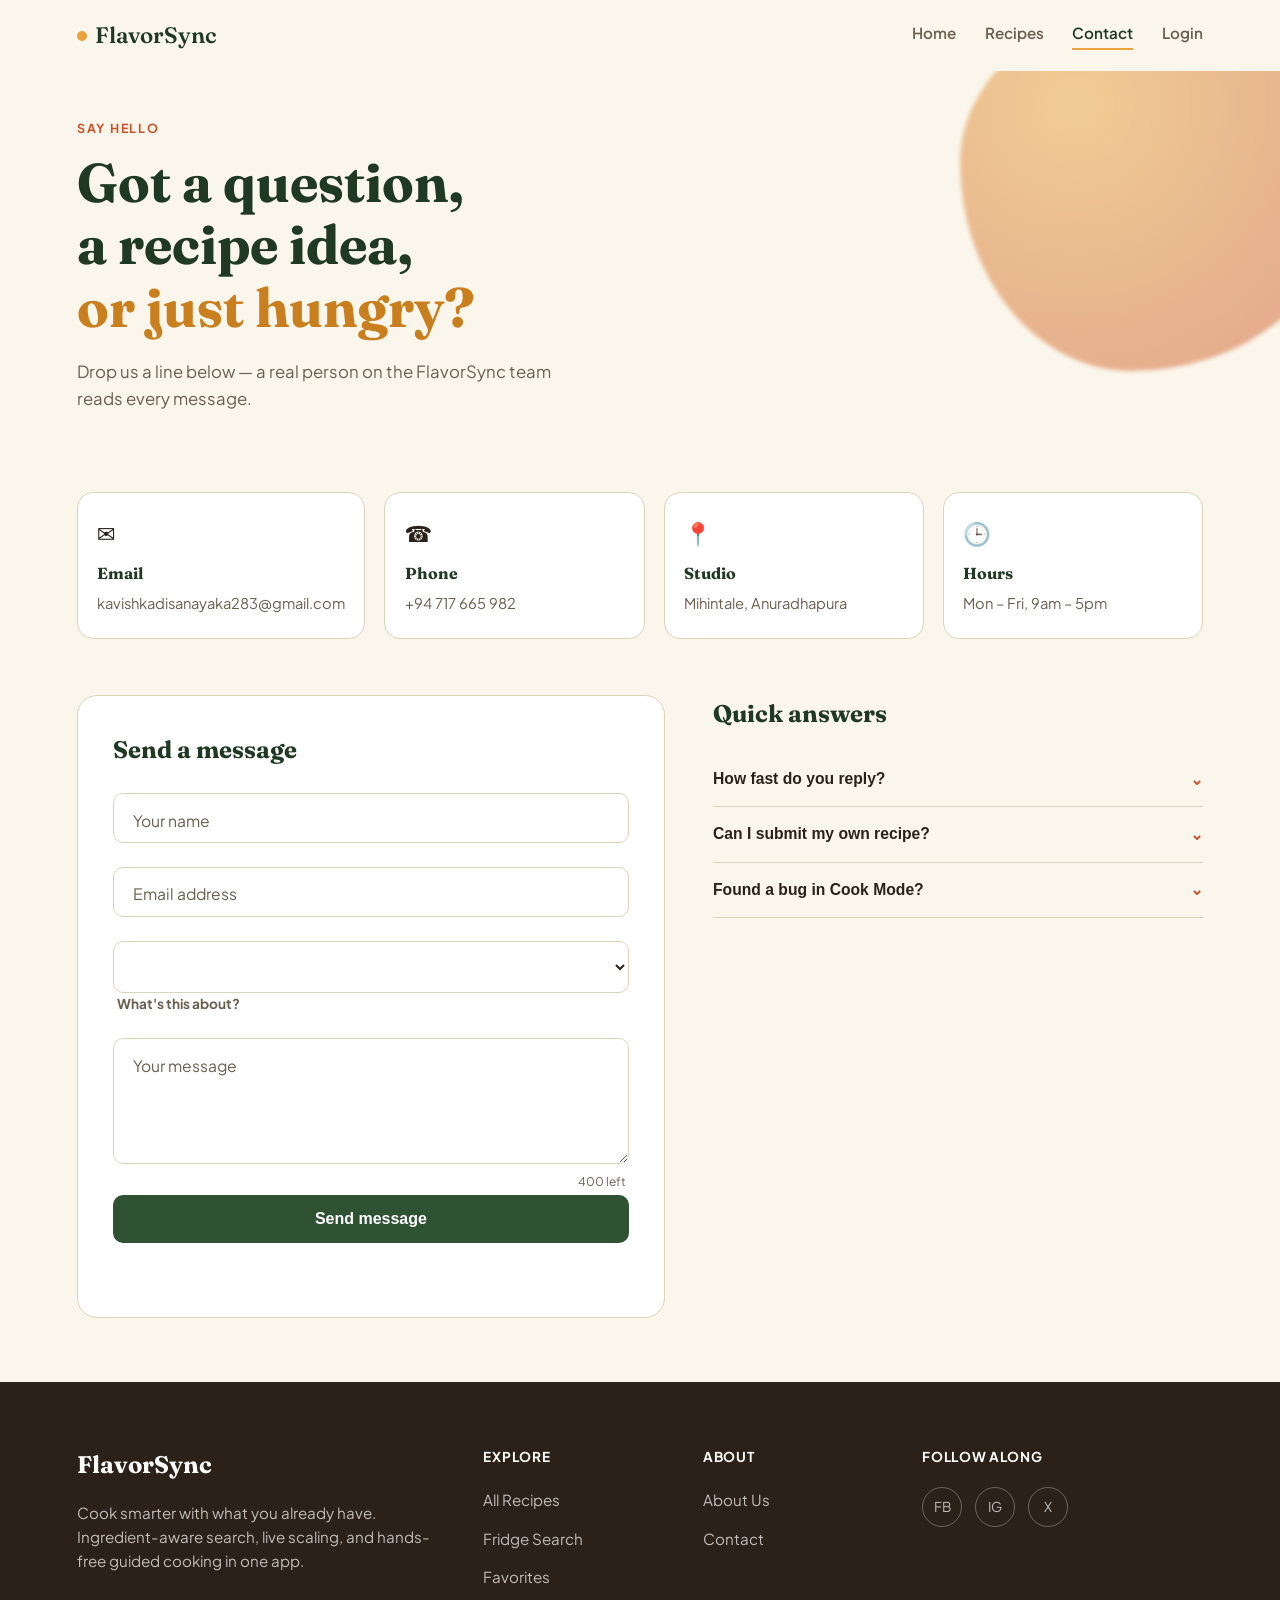
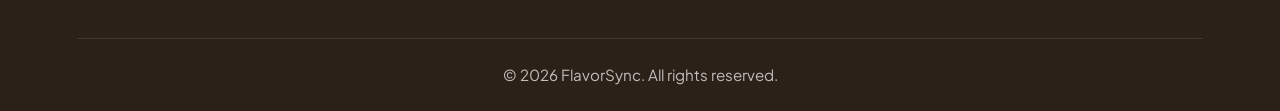
<file: contact.html>
<!DOCTYPE html>
<html lang="en">
<head>
<meta charset="UTF-8">
<meta name="viewport" content="width=device-width, initial-scale=1.0">
<title>Contact — FlavorSync</title>
<meta name="description" content="Get in touch with the FlavorSync team.">

<!-- fonts -->
<link rel="preconnect" href="https://fonts.googleapis.com">
<link href="https://fonts.googleapis.com/css2?family=Fraunces:opsz,wght@9..144,500;9..144,600;9..144,700&family=Plus+Jakarta+Sans:wght@400;500;600;700;800&display=swap" rel="stylesheet">

<link rel="stylesheet" href="css/contact.css">
</head>
<body>

<!-- top bar: plain, no bootstrap navbar this time -->
<header class="c-topbar">
  <a href="index.html" class="c-logo">
    <span class="c-logo-dot"></span> FlavorSync
  </a>

  <button class="c-menu-btn" id="menuBtn" aria-label="Toggle menu" aria-expanded="false">
    <span></span><span></span><span></span>
  </button>

  <nav class="c-nav" id="siteNav">
    <a href="index.html">Home</a>
    <a href="recipes.html">Recipes</a>
    <!-- <a href="fridge-search.html">Fridge Search</a>
    <a href="favorites.html">Favorites</a> -->
    <a href="contact.html" class="is-active">Contact</a>
    <a class="btn-login" href="auth/login.html">Login</a></li>

  </nav>
</header>

<!-- hero -->
<section class="c-hero">
  <div class="c-hero-text">
    <p class="c-kicker">Say hello</p>
    <h1>Got a question,<br>a recipe idea,<br><span>or just hungry?</span></h1>
    <p class="c-hero-sub">Drop us a line below — a real person on the FlavorSync team reads every message.</p>
  </div>

  <!-- decorative blob, pure css -->
  <div class="c-blob" aria-hidden="true"></div>
</section>

<main class="c-main">

  <!-- contact info cards -->
  <section class="c-info-grid">
    <div class="c-info-card">
      <div class="c-info-icon">✉</div>
      <h3>Email</h3>
      <p>kavishkadisanayaka283@gmail.com</p>
    </div>
    <div class="c-info-card">
      <div class="c-info-icon">☎</div>
      <h3>Phone</h3>
      <p>+94 717 665 982</p>
    </div>
    <div class="c-info-card">
      <div class="c-info-icon">📍</div>
      <h3>Studio</h3>
      <p>Mihintale, Anuradhapura</p>
    </div>
    <div class="c-info-card">
      <div class="c-info-icon">🕒</div>
      <h3>Hours</h3>
      <p>Mon – Fri, 9am – 5pm</p>
    </div>
  </section>

  <!-- form + faq -->
  <section class="c-body-grid">

    <form class="c-form" id="contactForm" novalidate>
      <h2>Send a message</h2>

      <div class="c-field">
        <input type="text" id="cName" name="name" placeholder=" " required>
        <label for="cName">Your name</label>
        <span class="c-error" id="errName">Please tell us your name</span>
      </div>

      <div class="c-field">
        <input type="email" id="cEmail" name="email" placeholder=" " required>
        <label for="cEmail">Email address</label>
        <span class="c-error" id="errEmail">Enter a valid email</span>
      </div>

      <div class="c-field">
        <select id="cSubject" name="subject" required>
          <option value="" disabled selected hidden></option>
          <option value="feedback">General feedback</option>
          <option value="recipe">Recipe suggestion</option>
          <option value="bug">Something's broken</option>
          <option value="other">Other</option>
        </select>
        <label for="cSubject" class="c-label-select">What's this about?</label>
      </div>

      <div class="c-field">
        <textarea id="cMessage" name="message" rows="5" placeholder=" " required maxlength="400"></textarea>
        <label for="cMessage">Your message</label>
        <span class="c-error" id="errMessage">Message can't be empty</span>
        <span class="c-counter" id="charCount">400 left</span>
      </div>

      <button type="submit" class="c-submit" id="submitBtn">
        <span class="c-submit-text">Send message</span>
        <span class="c-submit-check">✓</span>
      </button>

      <p class="c-toast" id="formToast">Thanks! We'll get back to you soon.</p>
    </form>

    <!-- faq accordion -->
    <div class="c-faq">
      <h2>Quick answers</h2>

      <div class="c-faq-item">
        <button class="c-faq-q">
          How fast do you reply?
          <span class="c-faq-arrow">⌄</span>
        </button>
        <div class="c-faq-a">
          <p>Usually within one working day. Recipe suggestions might take a little longer since we test them first.</p>
        </div>
      </div>

      <div class="c-faq-item">
        <button class="c-faq-q">
          Can I submit my own recipe?
          <span class="c-faq-arrow">⌄</span>
        </button>
        <div class="c-faq-a">
          <p>Yes! Pick "Recipe suggestion" above and tell us the ingredients — our team will format and credit you.</p>
        </div>
      </div>

      <div class="c-faq-item">
        <button class="c-faq-q">
          Found a bug in Cook Mode?
          <span class="c-faq-arrow">⌄</span>
        </button>
        <div class="c-faq-a">
          <p>Select "Something's broken" and mention your browser and device — that helps us fix it faster.</p>
        </div>
      </div>
    </div>

  </section>
</main>



<!-- ================= FOOTER ================= -->
<footer class="fs-footer">
  <div class="fs-footer-grid">
    
    <div class="fs-footer-col">
      <h5>FlavorSync</h5>
      <p>Cook smarter with what you already have. Ingredient-aware search, live scaling, and hands-free guided cooking in one app.</p>
    </div>

    <div class="fs-footer-col">
      <h6>Explore</h6>
      <ul class="fs-footer-links">
        <li><a href="recipes.html">All Recipes</a></li>
        <li><a href="fridge-search.html">Fridge Search</a></li>
        <li><a href="favorites.html">Favorites</a></li>
      </ul>
    </div>

    <div class="fs-footer-col">
      <h6>About</h6>
      <ul class="fs-footer-links">
        <li><a href="about.html">About Us</a></li>
        <li><a href="contact.html">Contact</a></li>
      </ul>
    </div>

    <div class="fs-footer-col">
      <h6>Follow along</h6>
      <div class="fs-social-group">
        <a href="#" class="fs-social" aria-label="Facebook">FB</a>
        <a href="#" class="fs-social" aria-label="Instagram">IG</a>
        <a href="#" class="fs-social" aria-label="X / Twitter">X</a>
      </div>
    </div>

  </div>

  <hr>
  <p class="fs-footer-copy">© 2026 FlavorSync. All rights reserved.</p>
</footer>
</file>
<file: css/contact.css>
/* Contact page — hand-built layout, same brand colors as the rest of the site */

:root {
  --forest: #2F5233;
  --forest-dark: #203923;
  --saffron: #E8A33D;
  --clay: #C9542C;
  --cream: #FBF6EC;
  --sage: #EDE7D9;
  --sage-line: #DCD3BC;
  --ink: #2B2118;
  --ink-soft: #6B5E4F;
}

* { box-sizing: border-box; margin: 0; padding: 0; }

body {
  font-family: 'Plus Jakarta Sans', system-ui, sans-serif;
  background: var(--cream);
  color: var(--ink);
  line-height: 1.6;
}

h1, h2, h3 { font-family: 'Fraunces', Georgia, serif; color: var(--forest-dark); }

a { color: inherit; text-decoration: none; }

/* ---------- top bar ---------- */
.c-topbar {
  display: flex;
  align-items: center;
  justify-content: space-between;
  padding: 1.1rem 6%;
  position: relative;
  z-index: 10;
}

.c-logo {
  font-family: 'Fraunces', serif;
  font-weight: 600;
  font-size: 1.4rem;
  color: var(--forest-dark);
  display: flex;
  align-items: center;
  gap: 0.5rem;
}
.c-logo-dot {
  width: 10px; height: 10px;
  border-radius: 50%;
  background: var(--saffron);
}

.c-nav { display: flex; gap: 1.8rem; }
.c-nav a {
  font-weight: 600;
  font-size: 0.95rem;
  color: var(--ink-soft);
  position: relative;
  padding-bottom: 4px;
}
.c-nav a::after {
  content: "";
  position: absolute;
  left: 0; bottom: 0;
  width: 0;
  height: 2px;
  background: var(--saffron);
  transition: width 0.2s ease;
}
.c-nav a:hover::after,
.c-nav a.is-active::after { width: 100%; }
.c-nav a.is-active { color: var(--forest-dark); }

/* mobile hamburger, hidden on desktop */
.c-menu-btn {
  display: none;
  flex-direction: column;
  gap: 5px;
  background: none;
  border: none;
  cursor: pointer;
}
.c-menu-btn span {
  width: 24px; height: 2px;
  background: var(--forest-dark);
}

/* ---------- hero ---------- */
.c-hero {
  position: relative;
  padding: 3rem 6% 5rem;
  overflow: hidden;
}
.c-kicker {
  color: var(--clay);
  font-weight: 700;
  font-size: 0.78rem;
  text-transform: uppercase;
  letter-spacing: 0.14em;
  margin-bottom: 0.8rem;
}
.c-hero h1 {
  font-size: clamp(2.2rem, 5vw, 3.4rem);
  line-height: 1.15;
}
.c-hero h1 span { color: var(--saffron-dark, #C97F1E); }
.c-hero-sub {
  max-width: 40ch;
  margin-top: 1.2rem;
  color: var(--ink-soft);
  font-size: 1.05rem;
}

/* soft organic shape floating behind the hero text */
.c-blob {
  position: absolute;
  top: -80px;
  right: -60px;
  width: 380px;
  height: 380px;
  background: radial-gradient(circle at 30% 30%, var(--saffron), var(--clay));
  border-radius: 62% 38% 55% 45% / 45% 55% 45% 55%;
  opacity: 0.5;
  filter: blur(2px);
  animation: blobMove 10s ease-in-out infinite;
  z-index: -1;
}
@keyframes blobMove {
  0%, 100% { border-radius: 62% 38% 55% 45% / 45% 55% 45% 55%; }
  50% { border-radius: 45% 55% 40% 60% / 55% 40% 60% 40%; }
}

/* ---------- info cards ---------- */
.c-main { padding: 0 6% 4rem; }

.c-info-grid {
  display: grid;
  grid-template-columns: repeat(4, 1fr);
  gap: 1.2rem;
  margin-bottom: 3.5rem;
}
.c-info-card {
  background: #fff;
  border: 1px solid var(--sage-line);
  border-radius: 16px;
  padding: 1.4rem 1.2rem;
  transition: transform 0.2s ease, box-shadow 0.2s ease;
}
.c-info-card:hover {
  transform: translateY(-4px);
  box-shadow: 0 10px 24px rgba(43,33,24,0.08);
}
.c-info-icon { font-size: 1.4rem; margin-bottom: 0.6rem; }
.c-info-card h3 { font-size: 1rem; margin-bottom: 0.3rem; }
.c-info-card p { color: var(--ink-soft); font-size: 0.92rem; }

/* ---------- body: form + faq side by side ---------- */
.c-body-grid {
  display: grid;
  grid-template-columns: 1.2fr 1fr;
  gap: 3rem;
  align-items: start;
}

/* ---------- form ---------- */
.c-form {
  background: #fff;
  border: 1px solid var(--sage-line);
  border-radius: 20px;
  padding: 2.2rem;
}
.c-form h2 { font-size: 1.5rem; margin-bottom: 1.5rem; }

.c-field {
  position: relative;
  margin-bottom: 1.5rem;
}
.c-field input,
.c-field select,
.c-field textarea {
  width: 100%;
  border: 1.5px solid var(--sage-line);
  border-radius: 10px;
  padding: 0.9rem 1rem;
  font-family: inherit;
  font-size: 0.98rem;
  background: transparent;
  color: var(--ink);
  resize: vertical;
}
.c-field input:focus,
.c-field select:focus,
.c-field textarea:focus {
  outline: none;
  border-color: var(--forest);
}

/* floating label: sits inside input until focused/filled */
.c-field label {
  position: absolute;
  left: 1rem;
  top: 0.9rem;
  color: var(--ink-soft);
  font-size: 0.98rem;
  pointer-events: none;
  transition: all 0.15s ease;
  background: #fff;
  padding: 0 0.25rem;
}
.c-field input:focus + label,
.c-field input:not(:placeholder-shown) + label,
.c-field textarea:focus + label,
.c-field textarea:not(:placeholder-shown) + label {
  top: -0.55rem;
  left: 0.8rem;
  font-size: 0.75rem;
  color: var(--forest);
  font-weight: 700;
}

/* select doesn't support :placeholder-shown, label stays static above it */
.c-label-select {
  position: static !important;
  display: block;
  margin-bottom: 0.4rem;
  font-size: 0.85rem !important;
  font-weight: 700;
  color: var(--ink-soft) !important;
  background: none !important;
}

.c-error {
  display: none;
  color: var(--clay);
  font-size: 0.8rem;
  margin-top: 0.35rem;
}
.c-field.has-error input,
.c-field.has-error select,
.c-field.has-error textarea { border-color: var(--clay); }
.c-field.has-error .c-error { display: block; }

.c-counter {
  position: absolute;
  right: 0.2rem;
  bottom: -1.3rem;
  font-size: 0.75rem;
  color: var(--ink-soft);
}

.c-submit {
  width: 100%;
  background: var(--forest);
  color: #fff;
  border: none;
  border-radius: 10px;
  padding: 0.95rem;
  font-weight: 700;
  font-size: 1rem;
  cursor: pointer;
  position: relative;
  overflow: hidden;
  transition: background 0.2s ease;
}
.c-submit:hover { background: var(--forest-dark); }
.c-submit-check {
  position: absolute;
  inset: 0;
  display: flex;
  align-items: center;
  justify-content: center;
  transform: translateY(120%);
  transition: transform 0.3s ease;
  font-size: 1.2rem;
}
.c-submit.is-sent .c-submit-text { opacity: 0; }
.c-submit.is-sent .c-submit-check { transform: translateY(0); }

.c-toast {
  text-align: center;
  color: var(--forest-dark);
  font-weight: 700;
  font-size: 0.9rem;
  margin-top: 1rem;
  opacity: 0;
  transition: opacity 0.3s ease;
}
.c-toast.is-visible { opacity: 1; }

/* ---------- faq ---------- */
.c-faq h2 { font-size: 1.5rem; margin-bottom: 1.2rem; }
.c-faq-item {
  border-bottom: 1px solid var(--sage-line);
}
.c-faq-q {
  width: 100%;
  background: none;
  border: none;
  text-align: left;
  padding: 1.1rem 0;
  font-weight: 700;
  font-size: 0.98rem;
  color: var(--ink);
  display: flex;
  justify-content: space-between;
  align-items: center;
  cursor: pointer;
}
.c-faq-arrow { transition: transform 0.2s ease; color: var(--clay); }
.c-faq-item.is-open .c-faq-arrow { transform: rotate(180deg); }

.c-faq-a {
  max-height: 0;
  overflow: hidden;
  transition: max-height 0.25s ease;
}
.c-faq-item.is-open .c-faq-a { max-height: 140px; }
.c-faq-a p { padding-bottom: 1.1rem; color: var(--ink-soft); font-size: 0.92rem; }



/* ---------- Footer ---------- */
.fs-footer { background: var(--ink); color: rgba(255,255,255,0.7); padding: 2.4rem 0 1.5rem; }
.fs-footer h5 { color: var(--white); font-family: 'Fraunces', serif; font-size: 1.2rem; }
.fs-footer a { color: rgba(255,255,255,0.7); }
.fs-footer a:hover { color: var(--saffron); }
.fs-footer hr { border-color: rgba(255,255,255,0.15); }
.fs-social {
  width: 36px; height: 36px;
  border-radius: 50%;
  border: 1.5px solid rgba(255,255,255,0.3);
  display: inline-flex;
  align-items: center;
  justify-content: center;
}
.fs-social:hover { border-color: var(--saffron); color: var(--saffron); }
/* ---------- responsive ---------- */
@media (max-width: 900px) {
  .c-body-grid { grid-template-columns: 1fr; }
  .c-info-grid { grid-template-columns: repeat(2, 1fr); }
}

@media (max-width: 700px) {
  .c-menu-btn { display: flex; }
  .c-nav {
    position: absolute;
    top: 100%; left: 0; right: 0;
    background: #fff;
    flex-direction: column;
    padding: 1rem 6%;
    display: none;
    border-bottom: 1px solid var(--sage-line);
  }
  .c-nav.is-open { display: flex; }
  .c-info-grid { grid-template-columns: 1fr 1fr; }
  .c-blob { width: 220px; height: 220px; top: -40px; right: -80px; }
}


/* ---------- Footer ---------- */
.fs-footer { 
  background: var(--ink); 
  color: rgba(255,255,255,0.7); 
  padding: 4rem 6% 1.5rem; /* 6% padding matches the rest of your layout */
}

.fs-footer-grid {
  display: grid;
  grid-template-columns: 2fr 1fr 1fr 1.5fr;
  gap: 2rem;
  margin-bottom: 3rem;
}

.fs-footer h5 { 
  color: #ffffff; 
  font-family: 'Fraunces', serif; 
  font-size: 1.5rem; 
  margin-bottom: 1rem;
}

.fs-footer h6 {
  color: #ffffff;
  font-family: 'Plus Jakarta Sans', system-ui, sans-serif;
  font-weight: 700;
  font-size: 0.85rem;
  text-transform: uppercase;
  letter-spacing: 0.05em;
  margin-bottom: 1.2rem;
}

.fs-footer p {
  font-size: 0.95rem;
  line-height: 1.6;
}

.fs-footer-links {
  list-style: none;
  padding: 0;
  margin: 0;
  display: flex;
  flex-direction: column;
  gap: 0.8rem;
}

.fs-footer-links a { 
  color: rgba(255,255,255,0.7); 
  font-size: 0.95rem;
  transition: color 0.2s ease;
}

.fs-footer-links a:hover { 
  color: var(--saffron); 
}

.fs-social-group {
  display: flex;
  gap: 0.8rem;
}

.fs-social {
  width: 40px; 
  height: 40px;
  border-radius: 50%;
  border: 1px solid rgba(255,255,255,0.3);
  display: inline-flex;
  align-items: center;
  justify-content: center;
  color: rgba(255,255,255,0.7);
  font-size: 0.85rem;
  transition: all 0.2s ease;
}

.fs-social:hover { 
  border-color: var(--saffron); 
  color: var(--saffron); 
}

.fs-footer hr { 
  border: none;
  border-top: 1px solid rgba(255,255,255,0.1); 
  margin-bottom: 1.5rem;
}

.fs-footer-copy {
  text-align: center;
  font-size: 0.85rem;
}

/* Footer Responsive adjustments */
@media (max-width: 900px) {
  .fs-footer-grid { grid-template-columns: 1fr 1fr; }
}

@media (max-width: 600px) {
  .fs-footer-grid { grid-template-columns: 1fr; }
}
</file>
